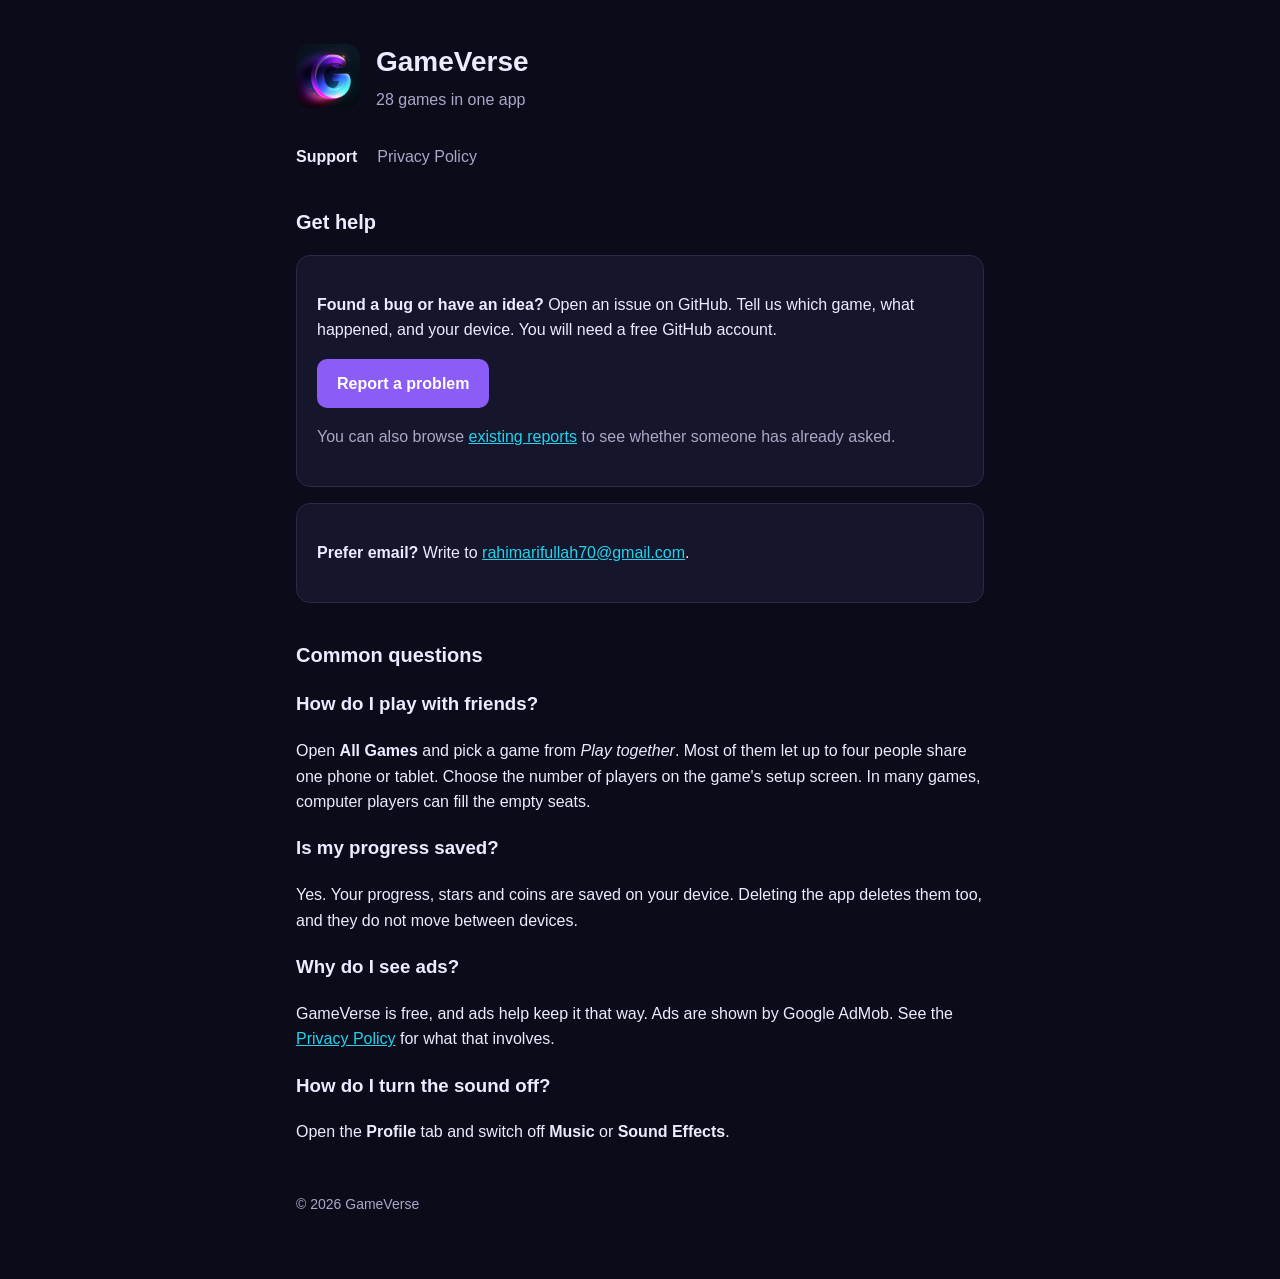
<file: index.html>
<!doctype html>
<html lang="en">
<head>
  <meta charset="utf-8">
  <meta name="viewport" content="width=device-width, initial-scale=1">
  <title>GameVerse Support</title>
  <meta name="description" content="Help and support for GameVerse, 28 games in one app.">
  <link rel="icon" href="icon.png">
  <link rel="stylesheet" href="style.css">
</head>
<body>
<main>
  <header>
    <img src="icon.png" alt="GameVerse icon">
    <div>
      <h1>GameVerse</h1>
      <p>28 games in one app</p>
    </div>
  </header>

  <nav>
    <a href="./" aria-current="page">Support</a>
    <a href="privacy.html">Privacy Policy</a>
  </nav>

  <h2>Get help</h2>
  <div class="card">
    <p><strong>Found a bug or have an idea?</strong> Open an issue on GitHub. Tell us
      which game, what happened, and your device. You will need a free GitHub account.</p>
    <p><a class="button" href="https://github.com/Rahimshershah/gameverse-support/issues/new/choose">Report a problem</a></p>
    <p class="muted">You can also browse <a href="https://github.com/Rahimshershah/gameverse-support/issues">existing reports</a>
      to see whether someone has already asked.</p>
  </div>

  <div class="card">
    <p><strong>Prefer email?</strong> Write to
      <a href="mailto:rahimarifullah70@gmail.com">rahimarifullah70@gmail.com</a>.</p>
  </div>

  <h2>Common questions</h2>

  <h3>How do I play with friends?</h3>
  <p>Open <strong>All Games</strong> and pick a game from <em>Play together</em>. Most of them
    let up to four people share one phone or tablet. Choose the number of players on the
    game's setup screen. In many games, computer players can fill the empty seats.</p>

  <h3>Is my progress saved?</h3>
  <p>Yes. Your progress, stars and coins are saved on your device. Deleting the app
    deletes them too, and they do not move between devices.</p>

  <h3>Why do I see ads?</h3>
  <p>GameVerse is free, and ads help keep it that way. Ads are shown by Google AdMob.
    See the <a href="privacy.html">Privacy Policy</a> for what that involves.</p>

  <h3>How do I turn the sound off?</h3>
  <p>Open the <strong>Profile</strong> tab and switch off <strong>Music</strong> or
    <strong>Sound Effects</strong>.</p>

  <footer>© 2026 GameVerse</footer>
</main>
</body>
</html>
</file>
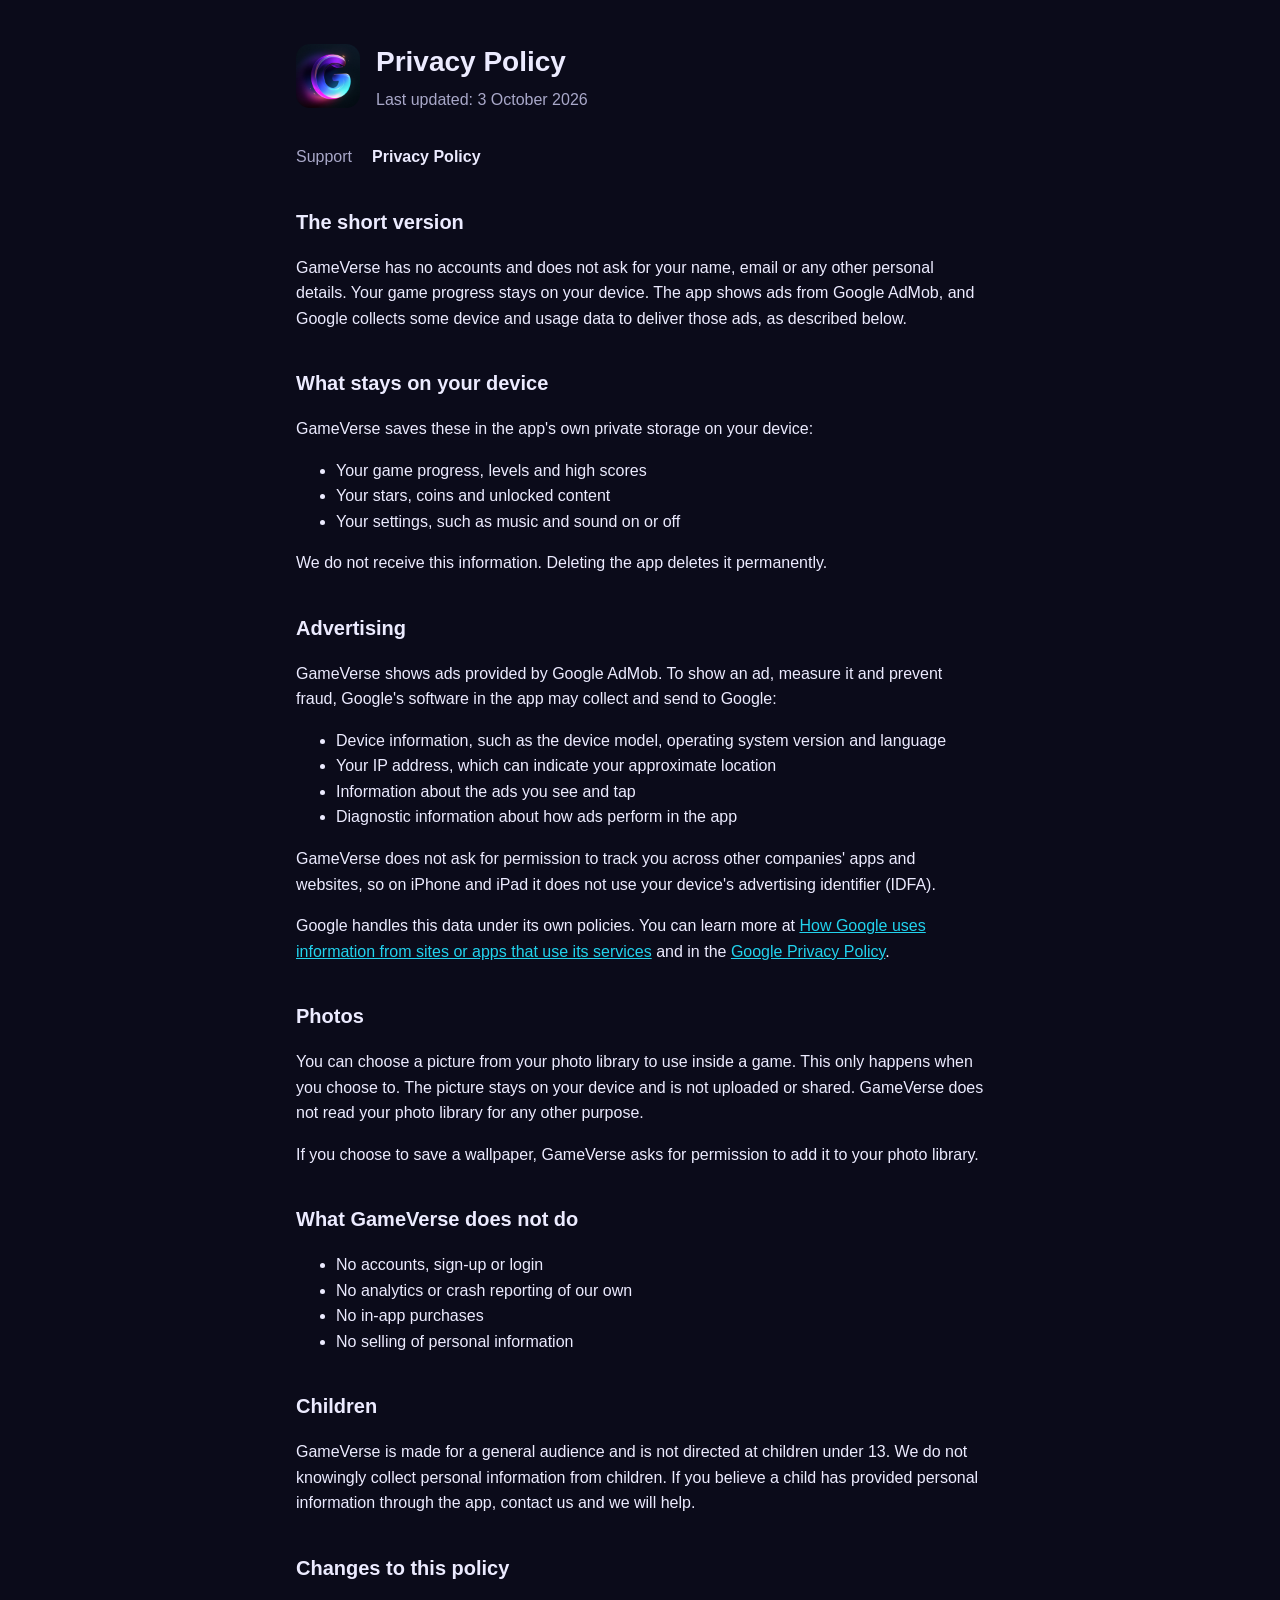
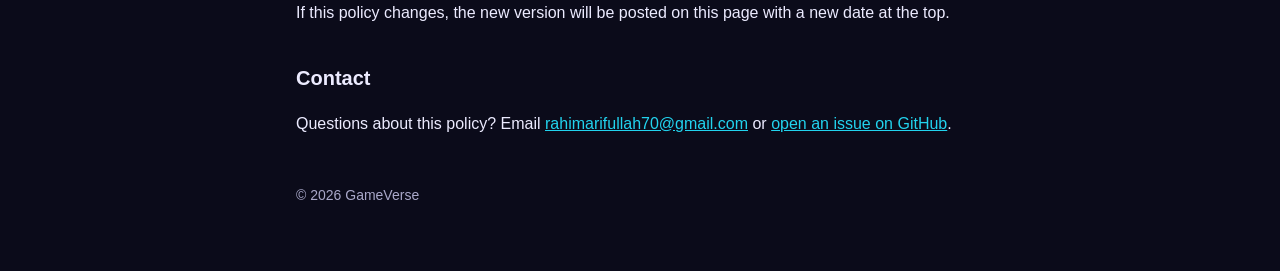
<file: privacy.html>
<!doctype html>
<html lang="en">
<head>
  <meta charset="utf-8">
  <meta name="viewport" content="width=device-width, initial-scale=1">
  <title>GameVerse Privacy Policy</title>
  <meta name="description" content="Privacy policy for the GameVerse app.">
  <link rel="icon" href="icon.png">
  <link rel="stylesheet" href="style.css">
</head>
<body>
<main>
  <header>
    <img src="icon.png" alt="GameVerse icon">
    <div>
      <h1>Privacy Policy</h1>
      <p>Last updated: 3 October 2026</p>
    </div>
  </header>

  <nav>
    <a href="./">Support</a>
    <a href="privacy.html" aria-current="page">Privacy Policy</a>
  </nav>

  <h2>The short version</h2>
  <p>GameVerse has no accounts and does not ask for your name, email or any other
    personal details. Your game progress stays on your device. The app shows ads from
    Google AdMob, and Google collects some device and usage data to deliver those ads,
    as described below.</p>

  <h2>What stays on your device</h2>
  <p>GameVerse saves these in the app's own private storage on your device:</p>
  <ul>
    <li>Your game progress, levels and high scores</li>
    <li>Your stars, coins and unlocked content</li>
    <li>Your settings, such as music and sound on or off</li>
  </ul>
  <p>We do not receive this information. Deleting the app deletes it permanently.</p>

  <h2>Advertising</h2>
  <p>GameVerse shows ads provided by Google AdMob. To show an ad, measure it and prevent
    fraud, Google's software in the app may collect and send to Google:</p>
  <ul>
    <li>Device information, such as the device model, operating system version and
      language</li>
    <li>Your IP address, which can indicate your approximate location</li>
    <li>Information about the ads you see and tap</li>
    <li>Diagnostic information about how ads perform in the app</li>
  </ul>
  <p>GameVerse does not ask for permission to track you across other companies' apps and
    websites, so on iPhone and iPad it does not use your device's advertising identifier
    (IDFA).</p>
  <p>Google handles this data under its own policies. You can learn more at
    <a href="https://policies.google.com/technologies/partner-sites">How Google uses
    information from sites or apps that use its services</a> and in the
    <a href="https://policies.google.com/privacy">Google Privacy Policy</a>.</p>

  <h2>Photos</h2>
  <p>You can choose a picture from your photo library to use inside a game. This only
    happens when you choose to. The picture stays on your device and is not uploaded or
    shared. GameVerse does not read your photo library for any other purpose.</p>
  <p>If you choose to save a wallpaper, GameVerse asks for permission to add it to your
    photo library.</p>

  <h2>What GameVerse does not do</h2>
  <ul>
    <li>No accounts, sign-up or login</li>
    <li>No analytics or crash reporting of our own</li>
    <li>No in-app purchases</li>
    <li>No selling of personal information</li>
  </ul>

  <h2>Children</h2>
  <p>GameVerse is made for a general audience and is not directed at children under 13.
    We do not knowingly collect personal information from children. If you believe a
    child has provided personal information through the app, contact us and we will
    help.</p>

  <h2>Changes to this policy</h2>
  <p>If this policy changes, the new version will be posted on this page with a new date
    at the top.</p>

  <h2>Contact</h2>
  <p>Questions about this policy? Email
    <a href="mailto:rahimarifullah70@gmail.com">rahimarifullah70@gmail.com</a>
    or <a href="https://github.com/Rahimshershah/gameverse-support/issues">open an issue
    on GitHub</a>.</p>

  <footer>© 2026 GameVerse</footer>
</main>
</body>
</html>
</file>
<file: style.css>
:root {
  --bg: #0b0b1a;
  --panel: #15152b;
  --line: #2a2a4a;
  --text: #ecebff;
  --soft: #a9a8c9;
  --accent: #8b5cf6;
  --accent-2: #22d3ee;
}

* { box-sizing: border-box; }

body {
  margin: 0;
  background: var(--bg);
  color: var(--text);
  font: 16px/1.6 -apple-system, BlinkMacSystemFont, "Segoe UI", Roboto, sans-serif;
}

main {
  max-width: 720px;
  margin: 0 auto;
  padding: 40px 16px 64px;
}

header {
  display: flex;
  align-items: center;
  gap: 16px;
  margin-bottom: 32px;
}

header img {
  width: 64px;
  height: 64px;
  border-radius: 14px;
}

header h1 { margin: 0; font-size: 28px; }
header p { margin: 2px 0 0; color: var(--soft); }

nav { display: flex; gap: 20px; margin-bottom: 32px; }
nav a { color: var(--soft); text-decoration: none; }
nav a[aria-current] { color: var(--text); font-weight: 600; }

h2 { margin-top: 36px; font-size: 20px; }
a { color: var(--accent-2); }
.muted { color: var(--soft); }

.card {
  background: var(--panel);
  border: 1px solid var(--line);
  border-radius: 14px;
  padding: 20px;
  margin: 16px 0;
}

.button {
  display: inline-block;
  padding: 12px 20px;
  border-radius: 10px;
  background: var(--accent);
  color: #fff;
  font-weight: 600;
  text-decoration: none;
}

footer { margin-top: 48px; color: var(--soft); font-size: 14px; }
</file>
